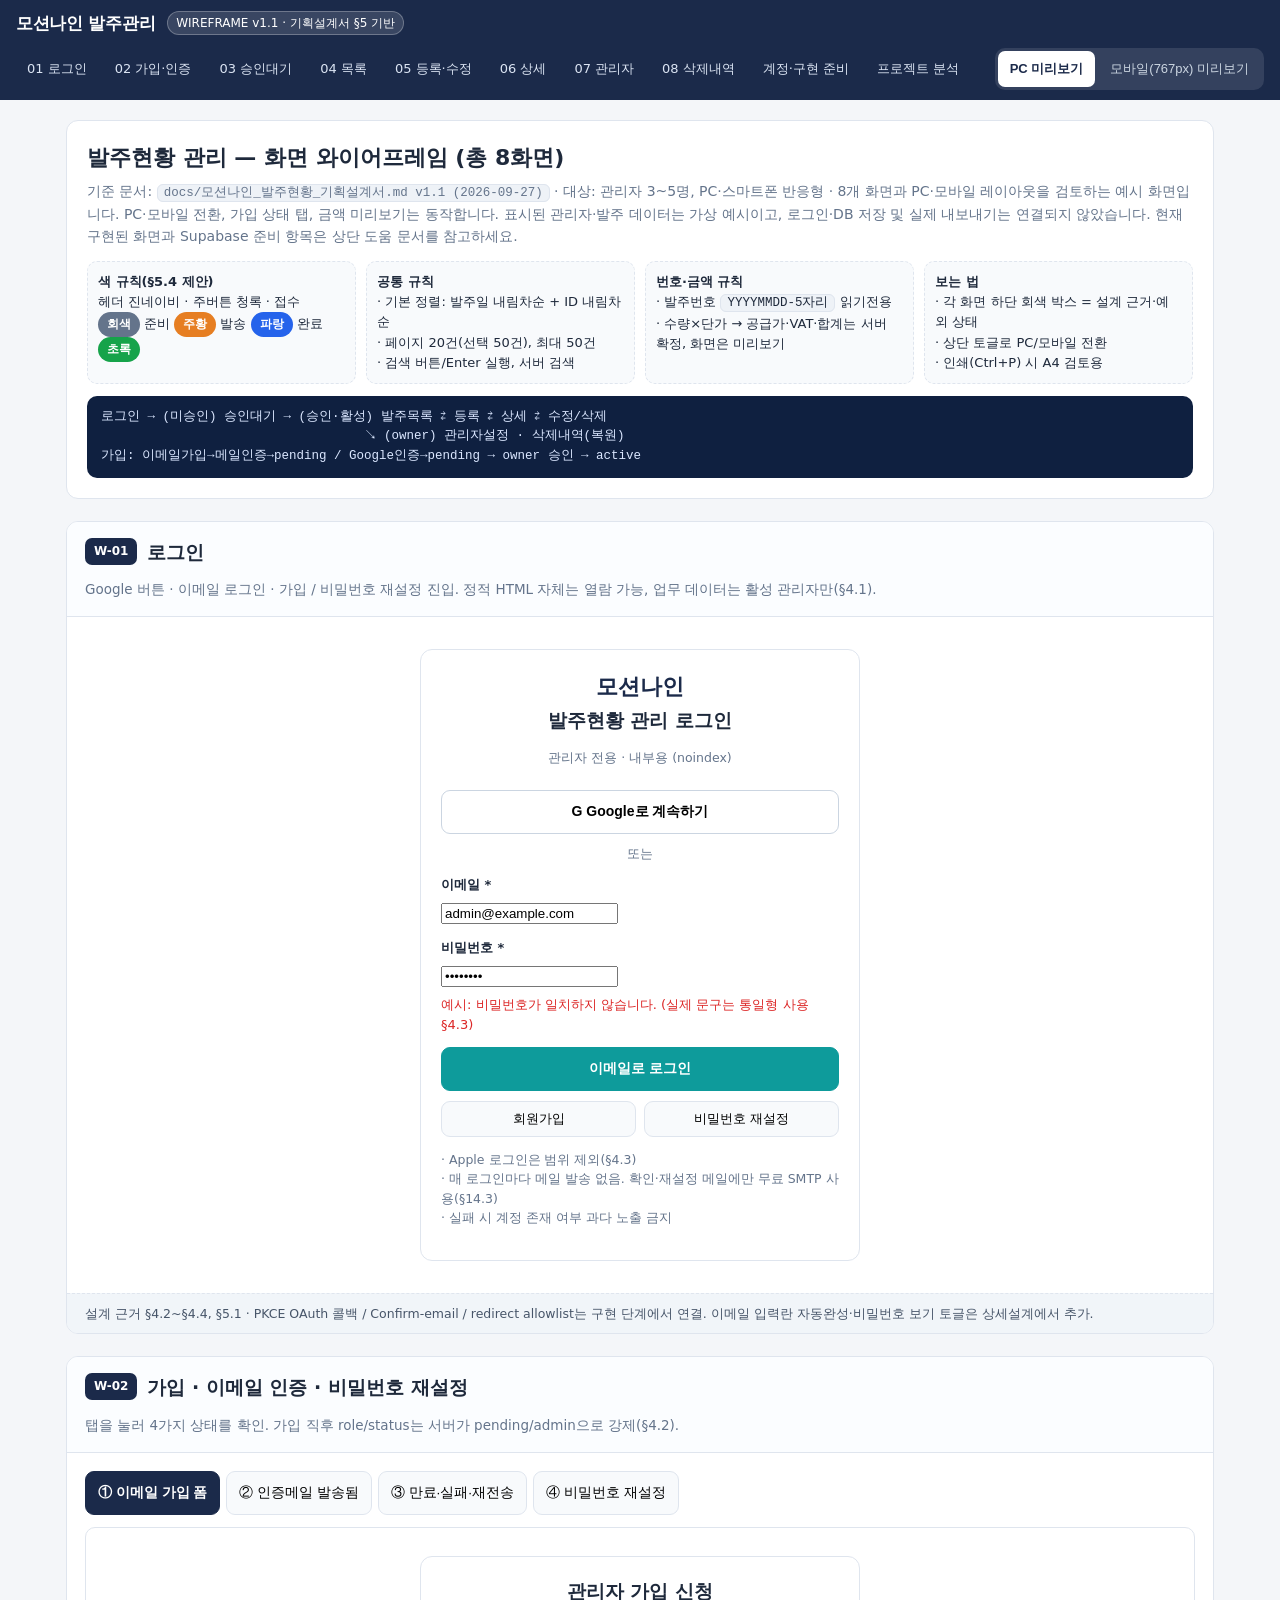
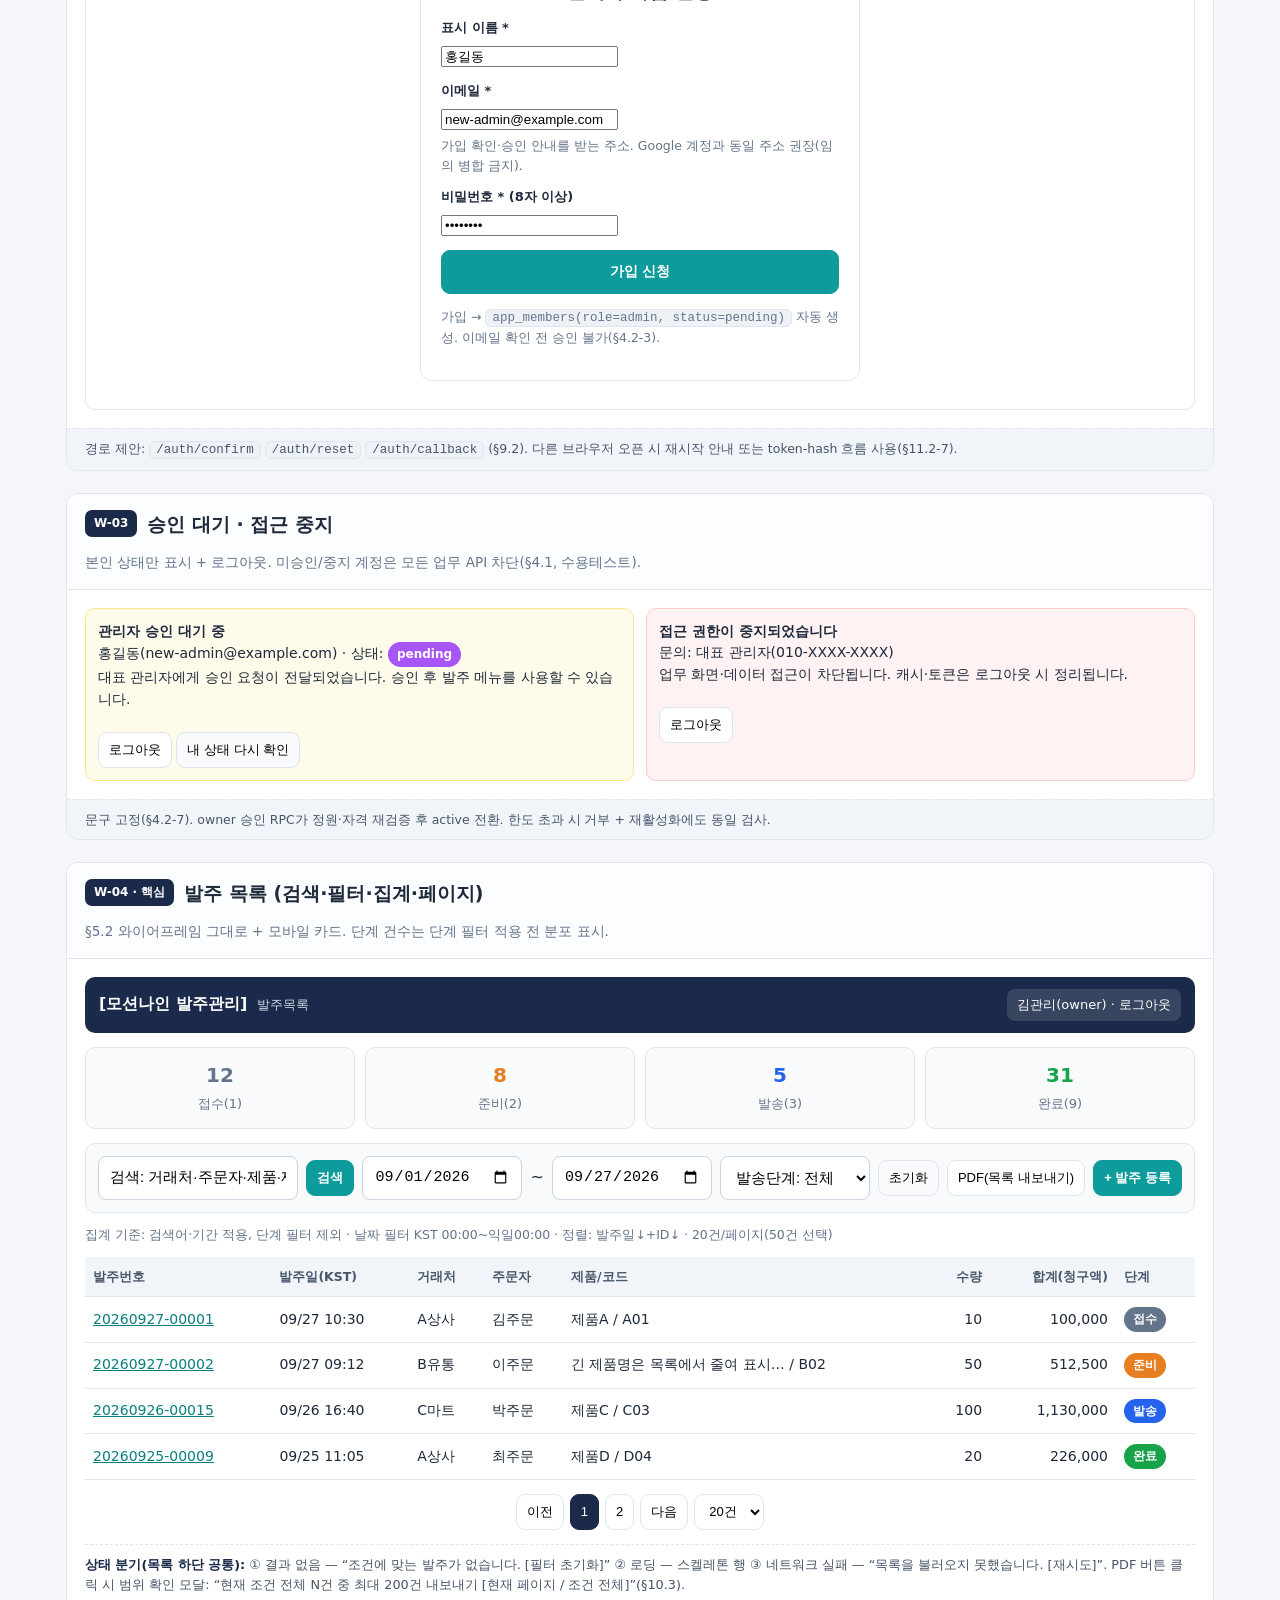
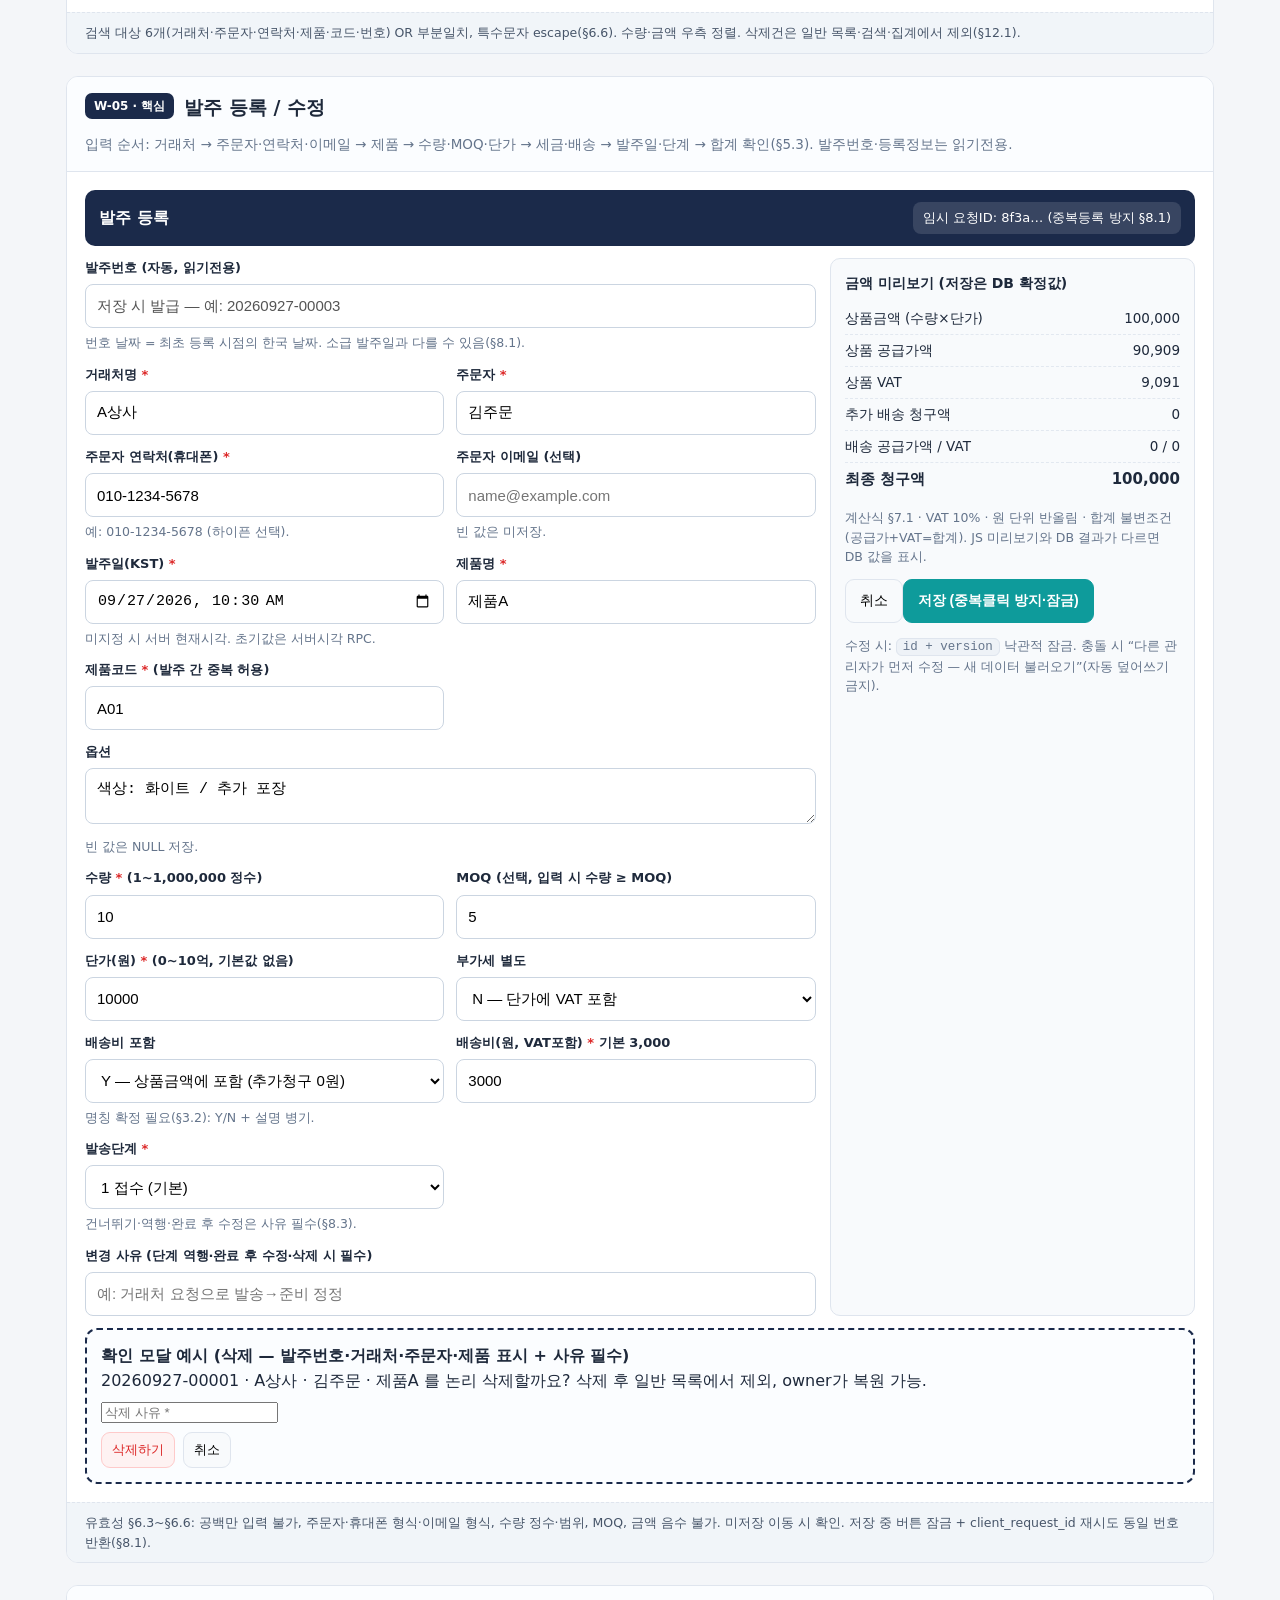
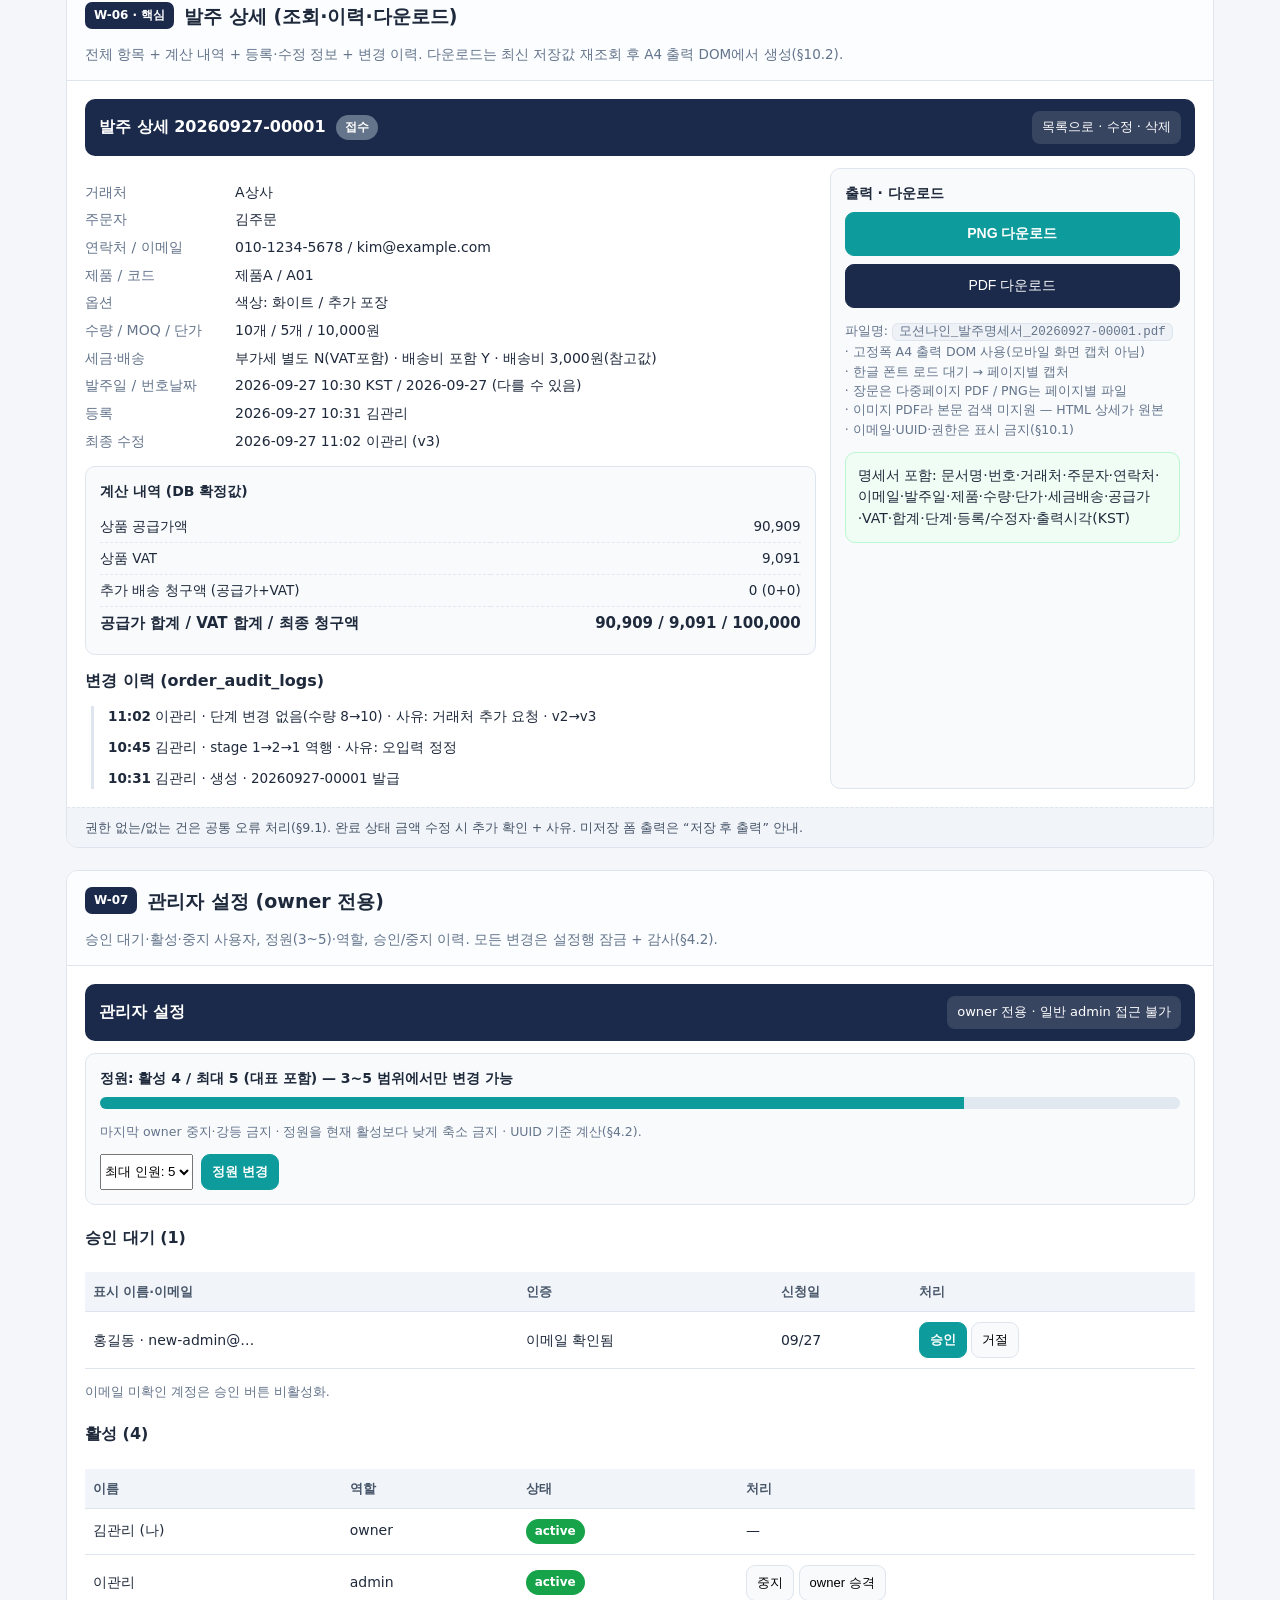
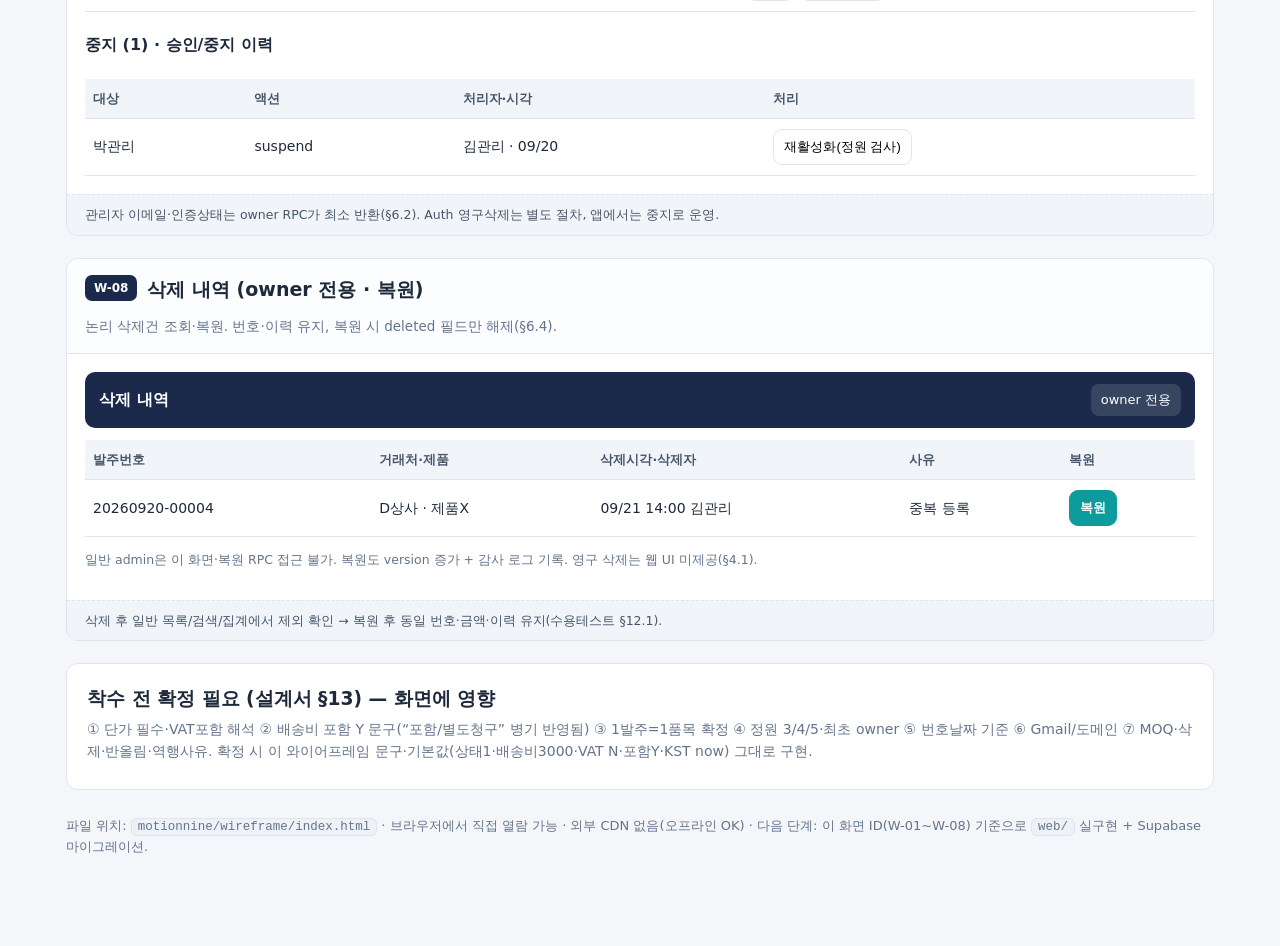
<file: wireframe/index.html>
<!DOCTYPE html>
<html lang="ko">
<head>
<meta charset="UTF-8">
<meta name="viewport" content="width=device-width, initial-scale=1.0">
<meta name="robots" content="noindex">
<title>모션나인 발주현황 — 와이어프레임 v1.1</title>
<style>
:root{
  --navy:#1b2a4a; --navy2:#24365e; --teal:#0e9b9b; --teal-d:#0b7f7f;
  --bg:#f4f6f9; --card:#ffffff; --line:#dfe5ee; --txt:#1e293b; --muted:#64748b;
  --gray-st:#64748b; --orange-st:#e67e22; --blue-st:#2563eb; --green-st:#16a34a;
  --danger:#dc2626; --radius:12px;
}
*{box-sizing:border-box}
body{margin:0;background:var(--bg);color:var(--txt);font-family:"Pretendard","Apple SD Gothic Neo","Malgun Gothic",system-ui,sans-serif;font-size:16px;line-height:1.55}
a{color:var(--teal-d)}
.topbar{position:sticky;top:0;z-index:50;background:var(--navy);color:#fff;padding:10px 16px;display:flex;gap:12px;align-items:center;flex-wrap:wrap}
.topbar .logo{font-weight:800;font-size:17px;letter-spacing:-.3px}
.topbar .ver{font-size:12px;background:#ffffff22;border:1px solid #ffffff44;padding:2px 8px;border-radius:20px}
.topnav{display:flex;gap:6px;flex-wrap:wrap}
.topnav a{color:#dbe4f3;text-decoration:none;font-size:13px;padding:6px 10px;border-radius:8px;border:1px solid transparent}
.topnav a:hover{background:#ffffff18;border-color:#ffffff33;color:#fff}
.topbar .spacer{flex:1}
.toggle{display:flex;background:#ffffff1c;border-radius:10px;padding:3px;gap:3px}
.toggle button{border:0;border-radius:7px;padding:7px 12px;font-size:13px;cursor:pointer;background:transparent;color:#cbd5e1;min-height:36px}
.toggle button.on{background:#fff;color:var(--navy);font-weight:700}
.wrap{max-width:1180px;margin:0 auto;padding:20px 16px 80px}
.wrap.mobile-mode{max-width:430px}
.hero{background:var(--card);border:1px solid var(--line);border-radius:var(--radius);padding:20px}
.hero h1{margin:0 0 6px;font-size:22px}
.hero p{margin:6px 0;color:var(--muted);font-size:14px}
.legend{display:grid;grid-template-columns:repeat(auto-fit,minmax(220px,1fr));gap:10px;margin-top:14px}
.legend .li{background:#f8fafc;border:1px dashed var(--line);border-radius:10px;padding:10px;font-size:13px}
.flow{margin-top:12px;background:#0f2040;color:#dbe7ff;border-radius:10px;padding:12px 14px;font-family:ui-monospace,Consolas,monospace;font-size:12.5px;white-space:pre-wrap}
.screen{background:var(--card);border:1px solid var(--line);border-radius:var(--radius);margin-top:22px;overflow:hidden}
.screen-head{padding:16px 18px;border-bottom:1px solid var(--line);display:flex;gap:10px;align-items:flex-start;flex-wrap:wrap;background:#fbfdff}
.badge{font-size:12px;font-weight:800;background:var(--navy);color:#fff;border-radius:7px;padding:4px 9px;white-space:nowrap}
.screen-head h2{margin:0;font-size:19px}
.screen-head .sub{width:100%;color:var(--muted);font-size:13.5px;margin:2px 0 0}
.spec{font-size:12.5px;background:#f1f5f9;border-top:1px dashed var(--line);padding:10px 18px;color:#475569}
.mock{padding:18px}
.phone-note{display:none;background:#fff7ed;border:1px solid #fed7aa;color:#9a3412;border-radius:10px;padding:10px 12px;font-size:13px;margin-bottom:12px}
.wrap.mobile-mode .phone-note{display:block}
/* generic mock ui */
.bar{background:var(--navy);color:#fff;border-radius:10px;padding:12px 14px;display:flex;align-items:center;gap:10px;flex-wrap:wrap}
.bar .b-logo{font-weight:800}
.bar .b-user{margin-left:auto;font-size:13px;background:#ffffff20;padding:6px 10px;border-radius:8px}
.btn{border:1px solid var(--line);background:#fff;border-radius:9px;padding:10px 14px;font-size:14px;cursor:pointer;min-height:44px}
.btn.primary{background:var(--teal);border-color:var(--teal);color:#fff;font-weight:700}
.btn.primary:hover{background:var(--teal-d)}
.btn.dark{background:var(--navy);border-color:var(--navy);color:#fff}
.btn.ghost{background:#f8fafc}
.btn.danger{background:#fef2f2;border-color:#fecaca;color:var(--danger)}
.btn.google{background:#fff;border-color:#cbd5e1;font-weight:700}
.btn.sm{min-height:36px;padding:6px 10px;font-size:13px}
.btn:disabled{opacity:.55;cursor:not-allowed}
.stage-cards{display:grid;grid-template-columns:repeat(4,1fr);gap:10px;margin:14px 0}
.stage{background:#f8fafc;border:1px solid var(--line);border-radius:10px;padding:12px;text-align:center}
.stage b{font-size:20px;display:block}
.stage span{font-size:13px;color:var(--muted)}
.stage.s1 b{color:var(--gray-st)} .stage.s2 b{color:var(--orange-st)} .stage.s3 b{color:var(--blue-st)} .stage.s9 b{color:var(--green-st)}
.filter{background:#f8fafc;border:1px solid var(--line);border-radius:10px;padding:12px;display:flex;gap:8px;flex-wrap:wrap;align-items:center}
.filter input,.filter select,.form input,.form select,.form textarea{border:1px solid #cbd5e1;border-radius:8px;padding:10px 11px;font-size:15px;min-height:44px;width:100%;background:#fff}
.filter .grow{flex:1;min-width:200px}
table.grid{width:100%;border-collapse:collapse;margin-top:12px;font-size:14px}
table.grid th,table.grid td{border-bottom:1px solid var(--line);padding:10px 8px;text-align:left}
table.grid th{background:#f1f5f9;font-size:12.5px;color:#475569;white-space:nowrap}
table.grid td.num,table.grid th.num{text-align:right;font-variant-numeric:tabular-nums}
.pill{display:inline-block;font-size:12px;font-weight:800;padding:3px 9px;border-radius:20px;color:#fff;white-space:nowrap}
.p1{background:var(--gray-st)} .p2{background:var(--orange-st)} .p3{background:var(--blue-st)} .p9{background:var(--green-st)}
.p-pend{background:#a855f7} .p-stop{background:#dc2626}
.pager{display:flex;gap:6px;justify-content:center;margin-top:14px;flex-wrap:wrap}
.cards-m{display:none}
.auth-box{max-width:440px;margin:14px auto;border:1px solid var(--line);border-radius:12px;padding:20px;background:#fff}
.auth-box h3{margin:0 0 4px;text-align:center}
.auth-box .logo-big{text-align:center;font-size:22px;font-weight:900;color:var(--navy);margin-bottom:2px}
.auth-box label{font-size:13px;font-weight:700;display:block;margin:12px 0 6px}
.auth-box .row{display:flex;gap:8px}
.hint{font-size:12.5px;color:var(--muted)}
.err{font-size:13px;color:var(--danger);margin-top:6px}
.okbox{background:#f0fdf4;border:1px solid #bbf7d0;border-radius:10px;padding:12px;font-size:14px}
.warnbox{background:#fffbeb;border:1px solid #fde68a;border-radius:10px;padding:12px;font-size:14px}
.errbox{background:#fef2f2;border:1px solid #fecaca;border-radius:10px;padding:12px;font-size:14px}
.tabs{display:flex;gap:6px;flex-wrap:wrap;margin:0 0 12px}
.tabs button{border:1px solid var(--line);background:#f8fafc;border-radius:9px;padding:9px 12px;min-height:44px;cursor:pointer;font-size:13.5px}
.tabs button.on{background:var(--navy);color:#fff;border-color:var(--navy);font-weight:700}
.tabpane{display:none;border:1px solid var(--line);border-radius:10px;padding:14px;background:#fff}
.tabpane.on{display:block}
.form{display:grid;grid-template-columns:1fr 1fr;gap:12px}
.form .full{grid-column:1/-1}
.form .fld label{font-size:13px;font-weight:700;display:block;margin-bottom:6px}
.req{color:var(--danger)}
.f-err{font-size:12.5px;color:var(--danger);margin-top:5px}
.f-help{font-size:12.5px;color:var(--muted);margin-top:5px}
.summary{border:1px solid var(--line);border-radius:10px;background:#f8fafc;padding:14px}
.summary h4{margin:0 0 8px;font-size:14px}
.summary table{width:100%;border-collapse:collapse;font-size:13.5px}
.summary td{padding:5px 0;border-bottom:1px dashed #e2e8f0}
.summary td:last-child{text-align:right;font-variant-numeric:tabular-nums}
.summary .total td{font-weight:800;font-size:15px;border-bottom:0}
.kv{display:grid;grid-template-columns:140px 1fr;gap:6px 10px;font-size:14px}
.kv dt{color:var(--muted)} .kv dd{margin:0}
.timeline{border-left:3px solid var(--line);margin:12px 0 0 6px;padding-left:14px;display:grid;gap:10px;font-size:13.5px}
.modal{border:2px dashed var(--navy);border-radius:12px;padding:14px;background:#fbfdff;margin-top:12px}
.quota{height:12px;background:#e2e8f0;border-radius:20px;overflow:hidden}
.quota i{display:block;height:100%;background:var(--teal)}
.anno{margin-top:14px;border-top:1px dashed var(--line);padding-top:10px;font-size:12.8px;color:#475569}
.anno b{color:var(--navy)}
.foot{margin-top:26px;font-size:13px;color:var(--muted)}
code.inline{background:#eef2f7;border:1px solid var(--line);border-radius:6px;padding:1px 6px;font-size:12.5px}
/* responsive */
@media(max-width:991px){
  .stage-cards{grid-template-columns:repeat(2,1fr)}
  .form{grid-template-columns:1fr 1fr}
}
@media(max-width:767px){
  body{font-size:16px}
  table.grid.desktop-only{display:none}
  .cards-m{display:grid;gap:10px;margin-top:12px}
  .ocard{border:1px solid var(--line);border-radius:12px;padding:13px;background:#fff}
  .ocard .t1{display:flex;justify-content:space-between;gap:8px;font-weight:800;font-size:14px}
  .ocard .t2{font-size:13.5px;color:#334155;margin-top:4px}
  .ocard .t3{display:flex;justify-content:space-between;margin-top:8px;font-size:13px;color:var(--muted)}
  .form{grid-template-columns:1fr}
  .sticky-save{position:sticky;bottom:0;background:#ffffffee;border-top:1px solid var(--line);padding:10px;margin:14px -18px -18px;display:flex;gap:8px}
  .sticky-save .btn{flex:1}
  .kv{grid-template-columns:110px 1fr}
}
.wrap.mobile-mode table.grid.desktop-only{display:none}
.wrap.mobile-mode .cards-m{display:grid;gap:10px;margin-top:12px}
.wrap.mobile-mode .ocard{border:1px solid var(--line);border-radius:12px;padding:13px;background:#fff}
.wrap.mobile-mode .ocard .t1{display:flex;justify-content:space-between;gap:8px;font-weight:800;font-size:14px}
.wrap.mobile-mode .ocard .t2{font-size:13.5px;color:#334155;margin-top:4px}
.wrap.mobile-mode .ocard .t3{display:flex;justify-content:space-between;margin-top:8px;font-size:13px;color:var(--muted)}
.wrap.mobile-mode .form{grid-template-columns:1fr}
@media print{.topbar,.toggle,.tabs{display:none}}
</style>
</head>
<body>

<div class="topbar">
  <div class="logo">모션나인 발주관리</div><span class="ver">WIREFRAME v1.1 · 기획설계서 §5 기반</span>
  <nav class="topnav" aria-label="화면 이동">
    <a href="#w01">01 로그인</a><a href="#w02">02 가입·인증</a><a href="#w03">03 승인대기</a>
    <a href="#w04">04 목록</a><a href="#w05">05 등록·수정</a><a href="#w06">06 상세</a>
    <a href="#w07">07 관리자</a><a href="#w08">08 삭제내역</a>
    <a href="../docs/구현착수_정보_및_준비체크.md" target="_blank" rel="noopener">계정·구현 준비</a>
    <a href="../docs/프로젝트_현황_분석.md" target="_blank" rel="noopener">프로젝트 분석</a>
  </nav>
  <div class="spacer"></div>
  <div class="toggle" role="group" aria-label="미리보기">
    <button id="btnPc" class="on" type="button">PC 미리보기</button>
    <button id="btnMo" type="button">모바일(767px) 미리보기</button>
  </div>
</div>

<div class="wrap" id="wrap">
<div class="phone-note">모바일 미리보기 모드입니다. 목록은 카드형, 입력/상세는 1열 + 하단 고정 저장 버튼으로 바뀝니다(§5.4).</div>

<div class="hero">
  <h1>발주현황 관리 — 화면 와이어프레임 (총 8화면)</h1>
  <p>기준 문서: <code class="inline">docs/모션나인_발주현황_기획설계서.md v1.1 (2026-09-27)</code> · 대상: 관리자 3~5명, PC·스마트폰 반응형 · 8개 화면과 PC·모바일 레이아웃을 검토하는 예시 화면입니다. PC·모바일 전환, 가입 상태 탭, 금액 미리보기는 동작합니다. 표시된 관리자·발주 데이터는 가상 예시이고, 로그인·DB 저장 및 실제 내보내기는 연결되지 않았습니다. 현재 구현된 화면과 Supabase 준비 항목은 상단 도움 문서를 참고하세요.</p>
  <div class="legend">
    <div class="li"><b>색 규칙(§5.4 제안)</b><br>헤더 진네이비 · 주버튼 청록 · 접수 <span class="pill p1">회색</span> 준비 <span class="pill p2">주황</span> 발송 <span class="pill p3">파랑</span> 완료 <span class="pill p9">초록</span></div>
    <div class="li"><b>공통 규칙</b><br>· 기본 정렬: 발주일 내림차순 + ID 내림차순<br>· 페이지 20건(선택 50건), 최대 50건<br>· 검색 버튼/Enter 실행, 서버 검색</div>
    <div class="li"><b>번호·금액 규칙</b><br>· 발주번호 <code class="inline">YYYYMMDD-5자리</code> 읽기전용<br>· 수량×단가 → 공급가·VAT·합계는 서버 확정, 화면은 미리보기</div>
    <div class="li"><b>보는 법</b><br>· 각 화면 하단 회색 박스 = 설계 근거·예외 상태<br>· 상단 토글로 PC/모바일 전환<br>· 인쇄(Ctrl+P) 시 A4 검토용</div>
  </div>
  <div class="flow">로그인 → (미승인) 승인대기 → (승인·활성) 발주목록 ⇄ 등록 ⇄ 상세 ⇄ 수정/삭제
                                   ↘ (owner) 관리자설정 · 삭제내역(복원)
가입: 이메일가입→메일인증→pending / Google인증→pending → owner 승인 → active</div>
</div>

<!-- ============ W01 ============ -->
<section class="screen" id="w01">
  <div class="screen-head"><span class="badge">W-01</span><h2>로그인</h2>
  <p class="sub">Google 버튼 · 이메일 로그인 · 가입 / 비밀번호 재설정 진입. 정적 HTML 자체는 열람 가능, 업무 데이터는 활성 관리자만(§4.1).</p></div>
  <div class="mock">
    <div class="auth-box">
      <div class="logo-big">모션나인</div>
      <h3>발주현황 관리 로그인</h3>
      <p class="hint" style="text-align:center">관리자 전용 · 내부용 (noindex)</p>
      <button class="btn google" style="width:100%;margin-top:10px" type="button">G Google로 계속하기</button>
      <div class="hint" style="text-align:center;margin:10px 0">또는</div>
      <label for="li-email">이메일 *</label>
      <input id="li-email" value="admin@example.com">
      <label for="li-pw">비밀번호 *</label>
      <input id="li-pw" type="password" value="••••••••">
      <div class="err">예시: 비밀번호가 일치하지 않습니다. (실제 문구는 통일형 사용 §4.3)</div>
      <button class="btn primary" style="width:100%;margin-top:12px" type="button">이메일로 로그인</button>
      <div class="row" style="margin-top:10px">
        <button class="btn ghost sm" style="flex:1" type="button">회원가입</button>
        <button class="btn ghost sm" style="flex:1" type="button">비밀번호 재설정</button>
      </div>
      <p class="hint">· Apple 로그인은 범위 제외(§4.3)<br>· 매 로그인마다 메일 발송 없음. 확인·재설정 메일에만 무료 SMTP 사용(§14.3)<br>· 실패 시 계정 존재 여부 과다 노출 금지</p>
    </div>
  </div>
  <div class="spec">설계 근거 §4.2~§4.4, §5.1 · PKCE OAuth 콜백 / Confirm-email / redirect allowlist는 구현 단계에서 연결. 이메일 입력란 자동완성·비밀번호 보기 토글은 상세설계에서 추가.</div>
</section>

<!-- ============ W02 ============ -->
<section class="screen" id="w02">
  <div class="screen-head"><span class="badge">W-02</span><h2>가입 · 이메일 인증 · 비밀번호 재설정</h2>
  <p class="sub">탭을 눌러 4가지 상태를 확인. 가입 직후 role/status는 서버가 pending/admin으로 강제(§4.2).</p></div>
  <div class="mock">
    <div class="tabs">
      <button class="on" data-t="t-join" type="button">① 이메일 가입 폼</button>
      <button data-t="t-sent" type="button">② 인증메일 발송됨</button>
      <button data-t="t-fail" type="button">③ 만료·실패·재전송</button>
      <button data-t="t-reset" type="button">④ 비밀번호 재설정</button>
    </div>
    <div class="tabpane on" id="t-join">
      <div class="auth-box">
        <h3>관리자 가입 신청</h3>
        <label>표시 이름 *</label><input value="홍길동">
        <label>이메일 *</label><input value="new-admin@example.com">
        <div class="f-help">가입 확인·승인 안내를 받는 주소. Google 계정과 동일 주소 권장(임의 병합 금지).</div>
        <label>비밀번호 * (8자 이상)</label><input type="password" value="••••••••">
        <button class="btn primary" style="width:100%;margin-top:12px" type="button">가입 신청</button>
        <p class="hint">가입 → <code class="inline">app_members(role=admin, status=pending)</code> 자동 생성. 이메일 확인 전 승인 불가(§4.2-3).</p>
      </div>
    </div>
    <div class="tabpane" id="t-sent">
      <div class="auth-box"><div class="okbox"><b>인증 메일을 보냈습니다.</b><br>new-admin@example.com 받은편지함(스팸함 포함)에서 24시간 내 링크를 눌러주세요.</div>
      <button class="btn ghost" style="width:100%;margin-top:10px" type="button">인증메일 다시 받기 (58초 후 가능)</button>
      <p class="hint">무료 SMTP 한도 도달 시: “잠시 후 다시 시도 + Google 로그인(연결된 경우) 안내” 표시(§4.3).</p></div>
    </div>
    <div class="tabpane" id="t-fail">
      <div class="auth-box"><div class="errbox"><b>인증 링크가 만료되었거나 이미 사용되었습니다.</b><br>사유: 만료 / 이미 인증 완료 / 다른 브라우저에서 열기(PKCE verifier 없음)</div>
      <div class="row" style="margin-top:10px"><button class="btn primary sm" style="flex:1" type="button">새 링크 받기</button><button class="btn sm" style="flex:1" type="button">로그인으로 돌아가기</button></div></div>
    </div>
    <div class="tabpane" id="t-reset">
      <div class="auth-box"><h3>비밀번호 재설정</h3><label>가입 이메일 *</label><input value="admin@example.com">
      <button class="btn primary" style="width:100%;margin-top:12px" type="button">재설정 링크 보내기</button>
      <p class="hint">성공·실패 메시지 통일 (“입력한 주소로 안내를 보냈습니다”). 속도 제한 적용(§4.3).</p></div>
    </div>
  </div>
  <div class="spec">경로 제안: <code class="inline">/auth/confirm</code> <code class="inline">/auth/reset</code> <code class="inline">/auth/callback</code> (§9.2). 다른 브라우저 오픈 시 재시작 안내 또는 token-hash 흐름 사용(§11.2-7).</div>
</section>

<!-- ============ W03 ============ -->
<section class="screen" id="w03">
  <div class="screen-head"><span class="badge">W-03</span><h2>승인 대기 · 접근 중지</h2>
  <p class="sub">본인 상태만 표시 + 로그아웃. 미승인/중지 계정은 모든 업무 API 차단(§4.1, 수용테스트).</p></div>
  <div class="mock">
    <div style="display:grid;grid-template-columns:repeat(auto-fit,minmax(280px,1fr));gap:12px">
      <div class="warnbox"><b>관리자 승인 대기 중</b><br>홍길동(new-admin@example.com) · 상태: <span class="pill p-pend">pending</span><br>대표 관리자에게 승인 요청이 전달되었습니다. 승인 후 발주 메뉴를 사용할 수 있습니다.<br><br><button class="btn sm" type="button">로그아웃</button> <button class="btn ghost sm" type="button">내 상태 다시 확인</button></div>
      <div class="errbox"><b>접근 권한이 중지되었습니다</b><br>문의: 대표 관리자(010-XXXX-XXXX)<br>업무 화면·데이터 접근이 차단됩니다. 캐시·토큰은 로그아웃 시 정리됩니다.<br><br><button class="btn sm" type="button">로그아웃</button></div>
    </div>
  </div>
  <div class="spec">문구 고정(§4.2-7). owner 승인 RPC가 정원·자격 재검증 후 active 전환. 한도 초과 시 거부 + 재활성화에도 동일 검사.</div>
</section>

<!-- ============ W04 ============ -->
<section class="screen" id="w04">
  <div class="screen-head"><span class="badge">W-04 · 핵심</span><h2>발주 목록 (검색·필터·집계·페이지)</h2>
  <p class="sub">§5.2 와이어프레임 그대로 + 모바일 카드. 단계 건수는 단계 필터 적용 전 분포 표시.</p></div>
  <div class="mock">
    <div class="bar"><span class="b-logo">[모션나인 발주관리]</span><span class="hint" style="color:#cbd5e1">발주목록</span><span class="b-user">김관리(owner) · 로그아웃</span></div>
    <div class="stage-cards">
      <div class="stage s1"><b>12</b><span>접수(1)</span></div>
      <div class="stage s2"><b>8</b><span>준비(2)</span></div>
      <div class="stage s3"><b>5</b><span>발송(3)</span></div>
      <div class="stage s9"><b>31</b><span>완료(9)</span></div>
    </div>
    <div class="filter">
      <input class="grow" value="검색: 거래처·주문자·제품·제품코드·발주번호 (예: A상사 / 김주문 / A01 / 20260927-00001)">
      <button class="btn primary sm" type="button">검색</button>
      <input type="date" value="2026-09-01" style="max-width:160px"> ~ <input type="date" value="2026-09-27" style="max-width:160px">
      <select style="max-width:150px"><option>발송단계: 전체</option><option>접수</option><option>준비</option><option>발송</option><option>완료</option></select>
      <button class="btn ghost sm" type="button">초기화</button>
      <button class="btn sm" type="button">PDF(목록 내보내기)</button>
      <button class="btn primary sm" type="button">+ 발주 등록</button>
    </div>
    <p class="hint">집계 기준: 검색어·기간 적용, 단계 필터 제외 · 날짜 필터 KST 00:00~익일00:00 · 정렬: 발주일↓+ID↓ · 20건/페이지(50건 선택)</p>
    <table class="grid desktop-only">
      <tr><th>발주번호</th><th>발주일(KST)</th><th>거래처</th><th>주문자</th><th>제품/코드</th><th class="num">수량</th><th class="num">합계(청구액)</th><th>단계</th></tr>
      <tr><td><a href="#w06">20260927-00001</a></td><td>09/27 10:30</td><td>A상사</td><td>김주문</td><td>제품A / A01</td><td class="num">10</td><td class="num">100,000</td><td><span class="pill p1">접수</span></td></tr>
      <tr><td><a href="#w06">20260927-00002</a></td><td>09/27 09:12</td><td>B유통</td><td>이주문</td><td>긴 제품명은 목록에서 줄여 표시… / B02</td><td class="num">50</td><td class="num">512,500</td><td><span class="pill p2">준비</span></td></tr>
      <tr><td><a href="#w06">20260926-00015</a></td><td>09/26 16:40</td><td>C마트</td><td>박주문</td><td>제품C / C03</td><td class="num">100</td><td class="num">1,130,000</td><td><span class="pill p3">발송</span></td></tr>
      <tr><td><a href="#w06">20260925-00009</a></td><td>09/25 11:05</td><td>A상사</td><td>최주문</td><td>제품D / D04</td><td class="num">20</td><td class="num">226,000</td><td><span class="pill p9">완료</span></td></tr>
    </table>
    <div class="cards-m">
      <div class="ocard"><div class="t1"><span>20260927-00001</span><span class="pill p1">접수</span></div><div class="t2">A상사 · 김주문 · 제품A/A01 · 10개</div><div class="t3"><span>09/27 10:30</span><b>100,000원</b></div></div>
      <div class="ocard"><div class="t1"><span>20260927-00002</span><span class="pill p2">준비</span></div><div class="t2">B유통 · 이주문 · 제품B/B02 · 50개</div><div class="t3"><span>09/27 09:12</span><b>512,500원</b></div></div>
    </div>
    <div class="pager"><button class="btn sm" type="button">이전</button><button class="btn sm dark" type="button">1</button><button class="btn sm" type="button">2</button><button class="btn sm" type="button">다음</button>
    <select class="btn sm"><option>20건</option><option>50건</option></select></div>
    <div class="anno"><b>상태 분기(목록 하단 공통):</b> ① 결과 없음 — “조건에 맞는 발주가 없습니다. [필터 초기화]” ② 로딩 — 스켈레톤 행 ③ 네트워크 실패 — “목록을 불러오지 못했습니다. [재시도]”. PDF 버튼 클릭 시 범위 확인 모달: “현재 조건 전체 N건 중 최대 200건 내보내기 [현재 페이지 / 조건 전체]”(§10.3).</div>
  </div>
  <div class="spec">검색 대상 6개(거래처·주문자·연락처·제품·코드·번호) OR 부분일치, 특수문자 escape(§6.6). 수량·금액 우측 정렬. 삭제건은 일반 목록·검색·집계에서 제외(§12.1).</div>
</section>

<!-- ============ W05 ============ -->
<section class="screen" id="w05">
  <div class="screen-head"><span class="badge">W-05 · 핵심</span><h2>발주 등록 / 수정</h2>
  <p class="sub">입력 순서: 거래처 → 주문자·연락처·이메일 → 제품 → 수량·MOQ·단가 → 세금·배송 → 발주일·단계 → 합계 확인(§5.3). 발주번호·등록정보는 읽기전용.</p></div>
  <div class="mock">
    <div class="bar"><span class="b-logo">발주 등록</span><span class="b-user">임시 요청ID: 8f3a… (중복등록 방지 §8.1)</span></div>
    <div style="display:grid;grid-template-columns:2fr 1fr;gap:14px;margin-top:12px" class="formwrap">
    <div class="form">
      <div class="fld full"><label>발주번호 (자동, 읽기전용)</label><input disabled value="저장 시 발급 — 예: 20260927-00003"><div class="f-help">번호 날짜 = 최초 등록 시점의 한국 날짜. 소급 발주일과 다를 수 있음(§8.1).</div></div>
      <div class="fld"><label>거래처명 <span class="req">*</span></label><input value="A상사"><div class="f-err" style="display:none">예시: 거래처명을 입력하세요.</div></div>
      <div class="fld"><label>주문자 <span class="req">*</span></label><input value="김주문"></div>
      <div class="fld"><label>주문자 연락처(휴대폰) <span class="req">*</span></label><input value="010-1234-5678" placeholder="010-1234-5678"><div class="f-help">예: 010-1234-5678 (하이픈 선택).</div></div>
      <div class="fld"><label>주문자 이메일 (선택)</label><input value="" placeholder="name@example.com"><div class="f-help">빈 값은 미저장.</div></div>
      <div class="fld"><label>발주일(KST) <span class="req">*</span></label><input type="datetime-local" value="2026-09-27T10:30"><div class="f-help">미지정 시 서버 현재시각. 초기값은 서버시각 RPC.</div></div>
      <div class="fld"><label>제품명 <span class="req">*</span></label><input value="제품A"></div>
      <div class="fld"><label>제품코드 <span class="req">*</span> (발주 간 중복 허용)</label><input value="A01"></div>
      <div class="fld full"><label>옵션</label><textarea rows="2">색상: 화이트 / 추가 포장</textarea><div class="f-help">빈 값은 NULL 저장.</div></div>
      <div class="fld"><label>수량 <span class="req">*</span> (1~1,000,000 정수)</label><input id="f-qty" type="number" value="10"></div>
      <div class="fld"><label>MOQ (선택, 입력 시 수량 ≥ MOQ)</label><input type="number" value="5"></div>
      <div class="fld"><label>단가(원) <span class="req">*</span> (0~10억, 기본값 없음)</label><input id="f-price" type="number" value="10000"></div>
      <div class="fld"><label>부가세 별도</label><select id="f-vat"><option value="N" selected>N — 단가에 VAT 포함</option><option value="Y">Y — 단가에 VAT 별도</option></select></div>
      <div class="fld"><label>배송비 포함</label><select id="f-ship"><option value="Y" selected>Y — 상품금액에 포함 (추가청구 0원)</option><option value="N">N — 별도 청구</option></select><div class="f-help">명칭 확정 필요(§3.2): Y/N + 설명 병기.</div></div>
      <div class="fld"><label>배송비(원, VAT포함) <span class="req">*</span> 기본 3,000</label><input id="f-fee" type="number" value="3000"></div>
      <div class="fld"><label>발송단계 <span class="req">*</span></label><select><option>1 접수 (기본)</option><option>2 준비</option><option>3 발송</option><option>9 완료</option></select><div class="f-help">건너뛰기·역행·완료 후 수정은 사유 필수(§8.3).</div></div>
      <div class="fld full"><label>변경 사유 (단계 역행·완료 후 수정·삭제 시 필수)</label><input placeholder="예: 거래처 요청으로 발송→준비 정정"></div>
    </div>
    <div class="summary"><h4>금액 미리보기 (저장은 DB 확정값)</h4>
      <table><tr><td>상품금액 (수량×단가)</td><td id="s-a">100,000</td></tr>
      <tr><td>상품 공급가액</td><td id="s-ps">90,909</td></tr><tr><td>상품 VAT</td><td id="s-pv">9,091</td></tr>
      <tr><td>추가 배송 청구액</td><td id="s-f">0</td></tr><tr><td>배송 공급가액 / VAT</td><td id="s-sv">0 / 0</td></tr>
      <tr class="total"><td>최종 청구액</td><td id="s-t">100,000</td></tr></table>
      <p class="hint">계산식 §7.1 · VAT 10% · 원 단위 반올림 · 합계 불변조건(공급가+VAT=합계). JS 미리보기와 DB 결과가 다르면 DB 값을 표시.</p>
      <div class="sticky-save"><button class="btn ghost" type="button">취소</button><button class="btn primary" type="button">저장 (중복클릭 방지·잠금)</button></div>
      <p class="hint">수정 시: <code class="inline">id + version</code> 낙관적 잠금. 충돌 시 “다른 관리자가 먼저 수정 — 새 데이터 불러오기”(자동 덮어쓰기 금지).</p>
    </div>
    </div>
    <div class="modal"><b>확인 모달 예시 (삭제 — 발주번호·거래처·주문자·제품 표시 + 사유 필수)</b><br>
      20260927-00001 · A상사 · 김주문 · 제품A 를 논리 삭제할까요? 삭제 후 일반 목록에서 제외, owner가 복원 가능.<br>
      <input placeholder="삭제 사유 *" style="margin-top:8px"><div style="margin-top:8px;display:flex;gap:8px"><button class="btn danger sm" type="button">삭제하기</button><button class="btn ghost sm" type="button">취소</button></div></div>
  </div>
  <div class="spec">유효성 §6.3~§6.6: 공백만 입력 불가, 주문자·휴대폰 형식·이메일 형식, 수량 정수·범위, MOQ, 금액 음수 불가. 미저장 이동 시 확인. 저장 중 버튼 잠금 + client_request_id 재시도 동일 번호 반환(§8.1).</div>
</section>

<!-- ============ W06 ============ -->
<section class="screen" id="w06">
  <div class="screen-head"><span class="badge">W-06 · 핵심</span><h2>발주 상세 (조회·이력·다운로드)</h2>
  <p class="sub">전체 항목 + 계산 내역 + 등록·수정 정보 + 변경 이력. 다운로드는 최신 저장값 재조회 후 A4 출력 DOM에서 생성(§10.2).</p></div>
  <div class="mock">
    <div class="bar"><span class="b-logo">발주 상세 20260927-00001</span><span class="pill p1">접수</span><span class="b-user">목록으로 · 수정 · 삭제</span></div>
    <div style="display:grid;grid-template-columns:2fr 1fr;gap:14px;margin-top:12px" class="formwrap">
    <div>
      <dl class="kv"><dt>거래처</dt><dd>A상사</dd><dt>주문자</dt><dd>김주문</dd><dt>연락처 / 이메일</dt><dd>010-1234-5678 / kim@example.com</dd><dt>제품 / 코드</dt><dd>제품A / A01</dd><dt>옵션</dt><dd>색상: 화이트 / 추가 포장</dd>
      <dt>수량 / MOQ / 단가</dt><dd>10개 / 5개 / 10,000원</dd><dt>세금·배송</dt><dd>부가세 별도 N(VAT포함) · 배송비 포함 Y · 배송비 3,000원(참고값)</dd>
      <dt>발주일 / 번호날짜</dt><dd>2026-09-27 10:30 KST / 2026-09-27 (다를 수 있음)</dd>
      <dt>등록</dt><dd>2026-09-27 10:31 김관리</dd><dt>최종 수정</dt><dd>2026-09-27 11:02 이관리 (v3)</dd></dl>
      <div class="summary" style="margin-top:12px"><h4>계산 내역 (DB 확정값)</h4>
      <table><tr><td>상품 공급가액</td><td>90,909</td></tr><tr><td>상품 VAT</td><td>9,091</td></tr><tr><td>추가 배송 청구액 (공급가+VAT)</td><td>0 (0+0)</td></tr><tr class="total"><td>공급가 합계 / VAT 합계 / 최종 청구액</td><td>90,909 / 9,091 / 100,000</td></tr></table></div>
      <h4 style="margin:14px 0 4px">변경 이력 (order_audit_logs)</h4>
      <div class="timeline"><div><b>11:02</b> 이관리 · 단계 변경 없음(수량 8→10) · 사유: 거래처 추가 요청 · v2→v3</div><div><b>10:45</b> 김관리 · stage 1→2→1 역행 · 사유: 오입력 정정</div><div><b>10:31</b> 김관리 · 생성 · 20260927-00001 발급</div></div>
    </div>
    <div class="summary"><h4>출력 · 다운로드</h4>
      <button class="btn primary" style="width:100%" type="button">PNG 다운로드</button>
      <button class="btn dark" style="width:100%;margin-top:8px" type="button">PDF 다운로드</button>
      <p class="hint">파일명: <code class="inline">모션나인_발주명세서_20260927-00001.pdf</code><br>· 고정폭 A4 출력 DOM 사용(모바일 화면 캡처 아님)<br>· 한글 폰트 로드 대기 → 페이지별 캡처<br>· 장문은 다중페이지 PDF / PNG는 페이지별 파일<br>· 이미지 PDF라 본문 검색 미지원 — HTML 상세가 원본<br>· 이메일·UUID·권한은 표시 금지(§10.1)</p>
      <div class="okbox">명세서 포함: 문서명·번호·거래처·주문자·연락처·이메일·발주일·제품·수량·단가·세금배송·공급가·VAT·합계·단계·등록/수정자·출력시각(KST)</div>
    </div>
    </div>
  </div>
  <div class="spec">권한 없는/없는 건은 공통 오류 처리(§9.1). 완료 상태 금액 수정 시 추가 확인 + 사유. 미저장 폼 출력은 “저장 후 출력” 안내.</div>
</section>

<!-- ============ W07 ============ -->
<section class="screen" id="w07">
  <div class="screen-head"><span class="badge">W-07</span><h2>관리자 설정 (owner 전용)</h2>
  <p class="sub">승인 대기·활성·중지 사용자, 정원(3~5)·역할, 승인/중지 이력. 모든 변경은 설정행 잠금 + 감사(§4.2).</p></div>
  <div class="mock">
    <div class="bar"><span class="b-logo">관리자 설정</span><span class="b-user">owner 전용 · 일반 admin 접근 불가</span></div>
    <div class="summary" style="margin-top:12px"><h4>정원: 활성 4 / 최대 5 (대표 포함) — 3~5 범위에서만 변경 가능</h4>
    <div class="quota"><i style="width:80%"></i></div>
    <p class="hint">마지막 owner 중지·강등 금지 · 정원을 현재 활성보다 낮게 축소 금지 · UUID 기준 계산(§4.2).</p>
    <div style="display:flex;gap:8px;flex-wrap:wrap"><select style="max-width:200px"><option>최대 인원: 5</option><option>4</option><option>3</option></select><button class="btn primary sm" type="button">정원 변경</button></div></div>
    <h4>승인 대기 (1)</h4>
    <table class="grid"><tr><th>표시 이름·이메일</th><th>인증</th><th>신청일</th><th>처리</th></tr>
    <tr><td>홍길동 · new-admin@…</td><td>이메일 확인됨</td><td>09/27</td><td><button class="btn primary sm">승인</button> <button class="btn ghost sm">거절</button></td></tr></table>
    <p class="hint">이메일 미확인 계정은 승인 버튼 비활성화.</p>
    <h4>활성 (4)</h4>
    <table class="grid"><tr><th>이름</th><th>역할</th><th>상태</th><th>처리</th></tr>
    <tr><td>김관리 (나)</td><td>owner</td><td><span class="pill p9">active</span></td><td>—</td></tr>
    <tr><td>이관리</td><td>admin</td><td><span class="pill p9">active</span></td><td><button class="btn ghost sm">중지</button> <button class="btn ghost sm">owner 승격</button></td></tr></table>
    <h4>중지 (1) · 승인/중지 이력</h4>
    <table class="grid"><tr><th>대상</th><th>액션</th><th>처리자·시각</th><th>처리</th></tr>
    <tr><td>박관리</td><td>suspend</td><td>김관리 · 09/20</td><td><button class="btn sm">재활성화(정원 검사)</button></td></tr></table>
  </div>
  <div class="spec">관리자 이메일·인증상태는 owner RPC가 최소 반환(§6.2). Auth 영구삭제는 별도 절차, 앱에서는 중지로 운영.</div>
</section>

<!-- ============ W08 ============ -->
<section class="screen" id="w08">
  <div class="screen-head"><span class="badge">W-08</span><h2>삭제 내역 (owner 전용 · 복원)</h2>
  <p class="sub">논리 삭제건 조회·복원. 번호·이력 유지, 복원 시 deleted 필드만 해제(§6.4).</p></div>
  <div class="mock">
    <div class="bar"><span class="b-logo">삭제 내역</span><span class="b-user">owner 전용</span></div>
    <table class="grid desktop-only" style="margin-top:12px"><tr><th>발주번호</th><th>거래처·제품</th><th>삭제시각·삭제자</th><th>사유</th><th>복원</th></tr>
    <tr><td>20260920-00004</td><td>D상사 · 제품X</td><td>09/21 14:00 김관리</td><td>중복 등록</td><td><button class="btn primary sm">복원</button></td></tr></table>
    <div class="cards-m"><div class="ocard"><div class="t1"><span>20260920-00004</span><span class="pill p-stop">삭제됨</span></div><div class="t2">D상사 · 제품X · 사유: 중복 등록</div><div class="t3"><span>09/21 김관리</span><button class="btn primary sm">복원</button></div></div></div>
    <p class="hint">일반 admin은 이 화면·복원 RPC 접근 불가. 복원도 version 증가 + 감사 로그 기록. 영구 삭제는 웹 UI 미제공(§4.1).</p>
  </div>
  <div class="spec">삭제 후 일반 목록/검색/집계에서 제외 확인 → 복원 후 동일 번호·금액·이력 유지(수용테스트 §12.1).</div>
</section>

<div class="hero" style="margin-top:22px">
  <h3 style="margin:0">착수 전 확정 필요 (설계서 §13) — 화면에 영향</h3>
  <p>① 단가 필수·VAT포함 해석 ② 배송비 포함 Y 문구(“포함/별도청구” 병기 반영됨) ③ 1발주=1품목 확정 ④ 정원 3/4/5·최초 owner ⑤ 번호날짜 기준 ⑥ Gmail/도메인 ⑦ MOQ·삭제·반올림·역행사유. 확정 시 이 와이어프레임 문구·기본값(상태1·배송비3000·VAT N·포함Y·KST now) 그대로 구현.</p>
</div>
<p class="foot">파일 위치: <code class="inline">motionnine/wireframe/index.html</code> · 브라우저에서 직접 열람 가능 · 외부 CDN 없음(오프라인 OK) · 다음 단계: 이 화면 ID(W-01~W-08) 기준으로 <code class="inline">web/</code> 실구현 + Supabase 마이그레이션.</p>
</div>

<script>
const wrap=document.getElementById('wrap');
document.getElementById('btnPc').onclick=e=>{wrap.classList.remove('mobile-mode');setOn(e.target)};
document.getElementById('btnMo').onclick=e=>{wrap.classList.add('mobile-mode');setOn(e.target);document.getElementById('w04').scrollIntoView({behavior:'smooth'})};
function setOn(b){document.querySelectorAll('.toggle button').forEach(x=>x.classList.remove('on'));b.classList.add('on')}
document.querySelectorAll('.tabs button').forEach(b=>{b.onclick=()=>{const p=b.closest('.mock');p.querySelectorAll('.tabs button').forEach(x=>x.classList.remove('on'));b.classList.add('on');p.querySelectorAll('.tabpane').forEach(t=>t.classList.remove('on'));document.getElementById(b.dataset.t).classList.add('on')}});
// 금액 미리보기 (§7.1)
const q=document.getElementById('f-qty'),p=document.getElementById('f-price'),v=document.getElementById('f-vat'),s=document.getElementById('f-ship'),f=document.getElementById('f-fee');
function r(x){return Math.round(x)}
function calc(){const Q=+q.value||0,P=+p.value||0,F=+f.value||0,A=Q*P;let ps,pv;if(v.value==='Y'){ps=A;pv=r(A*0.10)}else{ps=r(A/1.1);pv=A-ps}
let fc=0,ss=0,sv=0;if(s.value==='N'){fc=F;ss=r(F/1.1);sv=F-ss}
const st=ps+ss,vt=pv+sv,t=st+vt;const fm=n=>n.toLocaleString('ko-KR');
set('s-a',fm(A));set('s-ps',fm(ps));set('s-pv',fm(pv));set('s-f',fm(fc));set('s-sv',fm(ss)+' / '+fm(sv));set('s-t',fm(t));}
function set(id,v){const e=document.getElementById(id);if(e)e.textContent=v}
[q,p,v,s,f].forEach(e=>e&&e.addEventListener('input',calc));calc();
</script>
</body>
</html>
</file>
